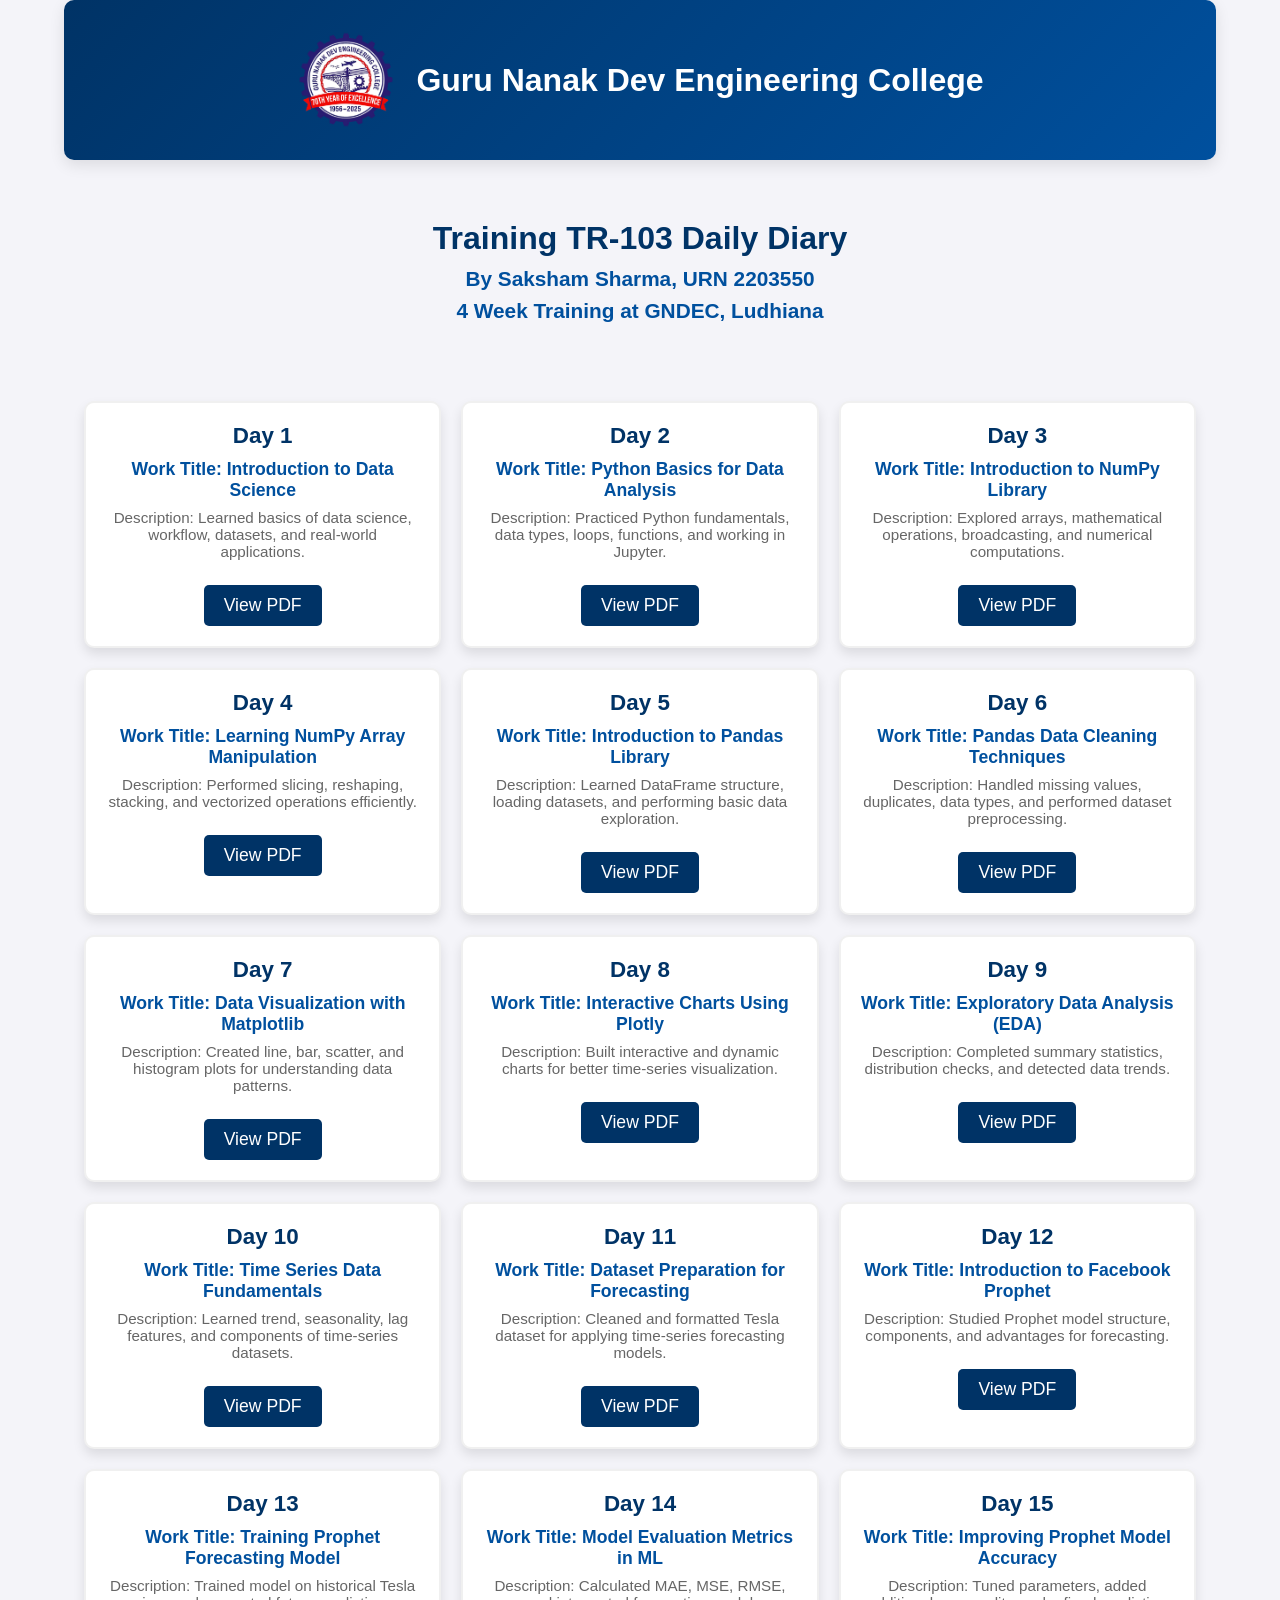
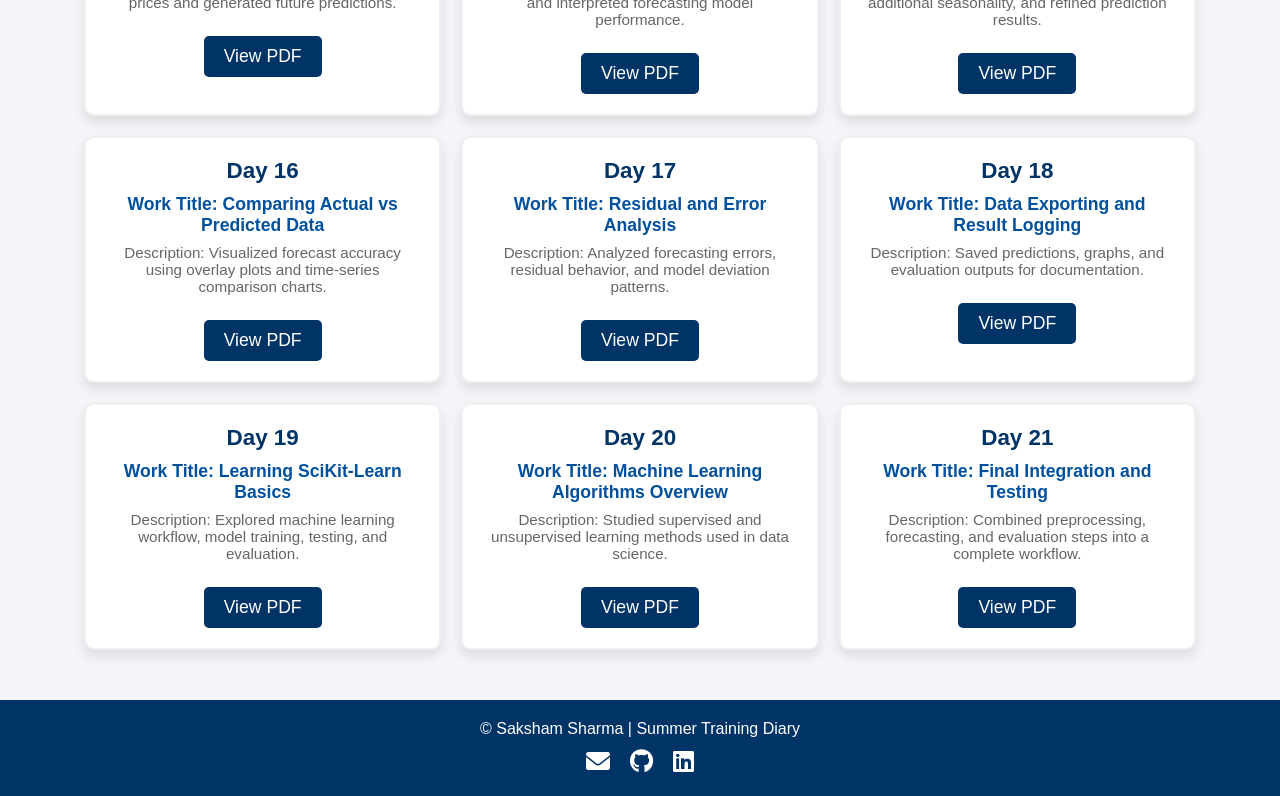
<file: index.html>
<!DOCTYPE html>
<html lang="en">
<head>
    <meta charset="UTF-8">
    <meta name="viewport" content="width=device-width, initial-scale=1.0">
    <title>Summer Training Daily Diary</title>
    <link rel="stylesheet" href="style.css">
    <link rel="stylesheet" href="https://cdnjs.cloudflare.com/ajax/libs/font-awesome/6.0.0-beta3/css/all.min.css">
</head>
<body>
    <header>
        <img src="logo.png" alt="College Logo" class="logo">
        <h1>Guru Nanak Dev Engineering College</h1>
    </header>

    <div class="training-info">
        <h2>Training TR-103 Daily Diary</h2>
        <p>By Saksham Sharma, URN 2203550</p>
        <p>4 Week Training at GNDEC, Ludhiana</p>
    </div>

    <main>
        <section class="entries-grid">
            <!-- Entries for all 21 days -->
            <div class="entry"><h3>Day 1</h3><h4>Work Title: Introduction to Data Science</h4>
                <p>Description: Learned basics of data science, workflow, datasets, and real-world applications.</p><a href="#" class="pdf-link" data-pdf="Day1.pdf">View PDF</a></div>

            <div class="entry"><h3>Day 2</h3><h4>Work Title: Python Basics for Data Analysis</h4>
                <p>Description: Practiced Python fundamentals, data types, loops, functions, and working in Jupyter.</p><a href="#" class="pdf-link" data-pdf="Day2.pdf">View PDF</a></div>

            <div class="entry"><h3>Day 3</h3><h4>Work Title: Introduction to NumPy Library</h4>
                <p>Description: Explored arrays, mathematical operations, broadcasting, and numerical computations.</p><a href="#" class="pdf-link" data-pdf="Day3.pdf">View PDF</a></div>

            <div class="entry"><h3>Day 4</h3><h4>Work Title: Learning NumPy Array Manipulation</h4>
                <p>Description: Performed slicing, reshaping, stacking, and vectorized operations efficiently.</p><a href="#" class="pdf-link" data-pdf="Day4.pdf">View PDF</a></div>

            <div class="entry"><h3>Day 5</h3><h4>Work Title: Introduction to Pandas Library</h4>
                <p>Description: Learned DataFrame structure, loading datasets, and performing basic data exploration.</p><a href="#" class="pdf-link" data-pdf="Day5.pdf">View PDF</a></div>

            <div class="entry"><h3>Day 6</h3><h4>Work Title: Pandas Data Cleaning Techniques</h4>
                <p>Description: Handled missing values, duplicates, data types, and performed dataset preprocessing.</p><a href="#" class="pdf-link" data-pdf="Day6.pdf">View PDF</a></div>

            <div class="entry"><h3>Day 7</h3><h4>Work Title: Data Visualization with Matplotlib</h4>
                <p>Description: Created line, bar, scatter, and histogram plots for understanding data patterns.</p><a href="#" class="pdf-link" data-pdf="Day7.pdf">View PDF</a></div>

            <div class="entry"><h3>Day 8</h3><h4>Work Title: Interactive Charts Using Plotly</h4>
                <p>Description: Built interactive and dynamic charts for better time-series visualization.</p><a href="#" class="pdf-link" data-pdf="Day8.pdf">View PDF</a></div>

            <div class="entry"><h3>Day 9</h3><h4>Work Title: Exploratory Data Analysis (EDA)</h4>
                <p>Description: Completed summary statistics, distribution checks, and detected data trends.</p><a href="#" class="pdf-link" data-pdf="Day9.pdf">View PDF</a></div>

            <div class="entry"><h3>Day 10</h3><h4>Work Title: Time Series Data Fundamentals</h4>
                <p>Description: Learned trend, seasonality, lag features, and components of time-series datasets.</p><a href="#" class="pdf-link" data-pdf="Day10.pdf">View PDF</a></div>

            <div class="entry"><h3>Day 11</h3><h4>Work Title: Dataset Preparation for Forecasting</h4>
                <p>Description: Cleaned and formatted Tesla dataset for applying time-series forecasting models.</p><a href="#" class="pdf-link" data-pdf="DAY11.pdf">View PDF</a></div>

            <div class="entry"><h3>Day 12</h3><h4>Work Title: Introduction to Facebook Prophet</h4>
                <p>Description: Studied Prophet model structure, components, and advantages for forecasting.</p><a href="#" class="pdf-link" data-pdf="DAY12.pdf">View PDF</a></div>

            <div class="entry"><h3>Day 13</h3><h4>Work Title: Training Prophet Forecasting Model</h4>
                <p>Description: Trained model on historical Tesla prices and generated future predictions.</p><a href="#" class="pdf-link" data-pdf="DAY13.pdf">View PDF</a></div>

            <div class="entry"><h3>Day 14</h3><h4>Work Title: Model Evaluation Metrics in ML</h4>
                <p>Description: Calculated MAE, MSE, RMSE, and interpreted forecasting model performance.</p><a href="#" class="pdf-link" data-pdf="DAY14.pdf">View PDF</a></div>

            <div class="entry"><h3>Day 15</h3><h4>Work Title: Improving Prophet Model Accuracy</h4>
                <p>Description: Tuned parameters, added additional seasonality, and refined prediction results.</p><a href="#" class="pdf-link" data-pdf="DAY15.pdf">View PDF</a></div>

            <div class="entry"><h3>Day 16</h3><h4>Work Title: Comparing Actual vs Predicted Data</h4>
                <p>Description: Visualized forecast accuracy using overlay plots and time-series comparison charts.</p><a href="#" class="pdf-link" data-pdf="DAY16.pdf">View PDF</a></div>

            <div class="entry"><h3>Day 17</h3><h4>Work Title: Residual and Error Analysis</h4>
                <p>Description: Analyzed forecasting errors, residual behavior, and model deviation patterns.</p><a href="#" class="pdf-link" data-pdf="DAY17.pdf">View PDF</a></div>

            <div class="entry"><h3>Day 18</h3><h4>Work Title: Data Exporting and Result Logging</h4>
                <p>Description: Saved predictions, graphs, and evaluation outputs for documentation.</p><a href="#" class="pdf-link" data-pdf="Day18.pdf">View PDF</a></div>

            <div class="entry"><h3>Day 19</h3><h4>Work Title: Learning SciKit-Learn Basics</h4>
                <p>Description: Explored machine learning workflow, model training, testing, and evaluation.</p><a href="#" class="pdf-link" data-pdf="Day19.pdf">View PDF</a></div>

            <div class="entry"><h3>Day 20</h3><h4>Work Title: Machine Learning Algorithms Overview</h4>
                <p>Description: Studied supervised and unsupervised learning methods used in data science.</p><a href="#" class="pdf-link" data-pdf="Day20.pdf">View PDF</a></div>

            <div class="entry"><h3>Day 21</h3><h4>Work Title: Final Integration and Testing</h4>
                <p>Description: Combined preprocessing, forecasting, and evaluation steps into a complete workflow.</p><a href="#" class="pdf-link" data-pdf="Day21.pdf">View PDF</a></div>
            
            <!-- Modal for displaying PDF -->
            <div id="pdfModal" class="modal">
                <div class="modal-content">
                    <iframe id="pdfViewer" src=""></iframe>
                    <div class="modal-buttons">
                        <button id="prevBtn">Previous</button>
                        <button id="closeBtn">Close</button>
                        <button id="nextBtn">Next</button>
                    </div>
                </div>
            </div>
        </section>
    </main>

    <footer>
        <p>&copy; Saksham Sharma | Summer Training Diary</p>
        <div class="social-links">
            <a href="mailto:saksham.amogh@gmail.com" target="_blank"><i class="fas fa-envelope"></i></a>
            <a href="https://github.com/Saksham300" target="_blank"><i class="fab fa-github"></i></a>
            <a href="https://www.linkedin.com/in/saksham-sharma-75835b252/" target="_blank"><i class="fab fa-linkedin"></i></a>
        </div>
    </footer>

    <script>
        // JavaScript for modal controls
        const modal = document.getElementById('pdfModal');
        const pdfViewer = document.getElementById('pdfViewer');
        const closeBtn = document.getElementById('closeBtn');
        const nextBtn = document.getElementById('nextBtn');
        const prevBtn = document.getElementById('prevBtn');
        let currentPdfIndex = 0;

        const pdfLinks = Array.from(document.querySelectorAll('.pdf-link')).map(link => link.getAttribute('data-pdf'));

        document.querySelectorAll('.pdf-link').forEach((link, index) => {
            link.addEventListener('click', (event) => {
                event.preventDefault();
                currentPdfIndex = index;
                openModal(pdfLinks[currentPdfIndex]);
            });
        });

        closeBtn.addEventListener('click', () => {
            closeModal();
        });

        nextBtn.addEventListener('click', () => {
            currentPdfIndex = (currentPdfIndex + 1) % pdfLinks.length;
            openModal(pdfLinks[currentPdfIndex]);
        });

        prevBtn.addEventListener('click', () => {
            currentPdfIndex = (currentPdfIndex - 1 + pdfLinks.length) % pdfLinks.length;
            openModal(pdfLinks[currentPdfIndex]);
        });

        function openModal(pdfUrl) {
            pdfViewer.src = pdfUrl;
            modal.style.display = 'flex';
        }

        function closeModal() {
            modal.style.display = 'none';
            pdfViewer.src = '';
        }
    </script>
</body>
</html>
</file>
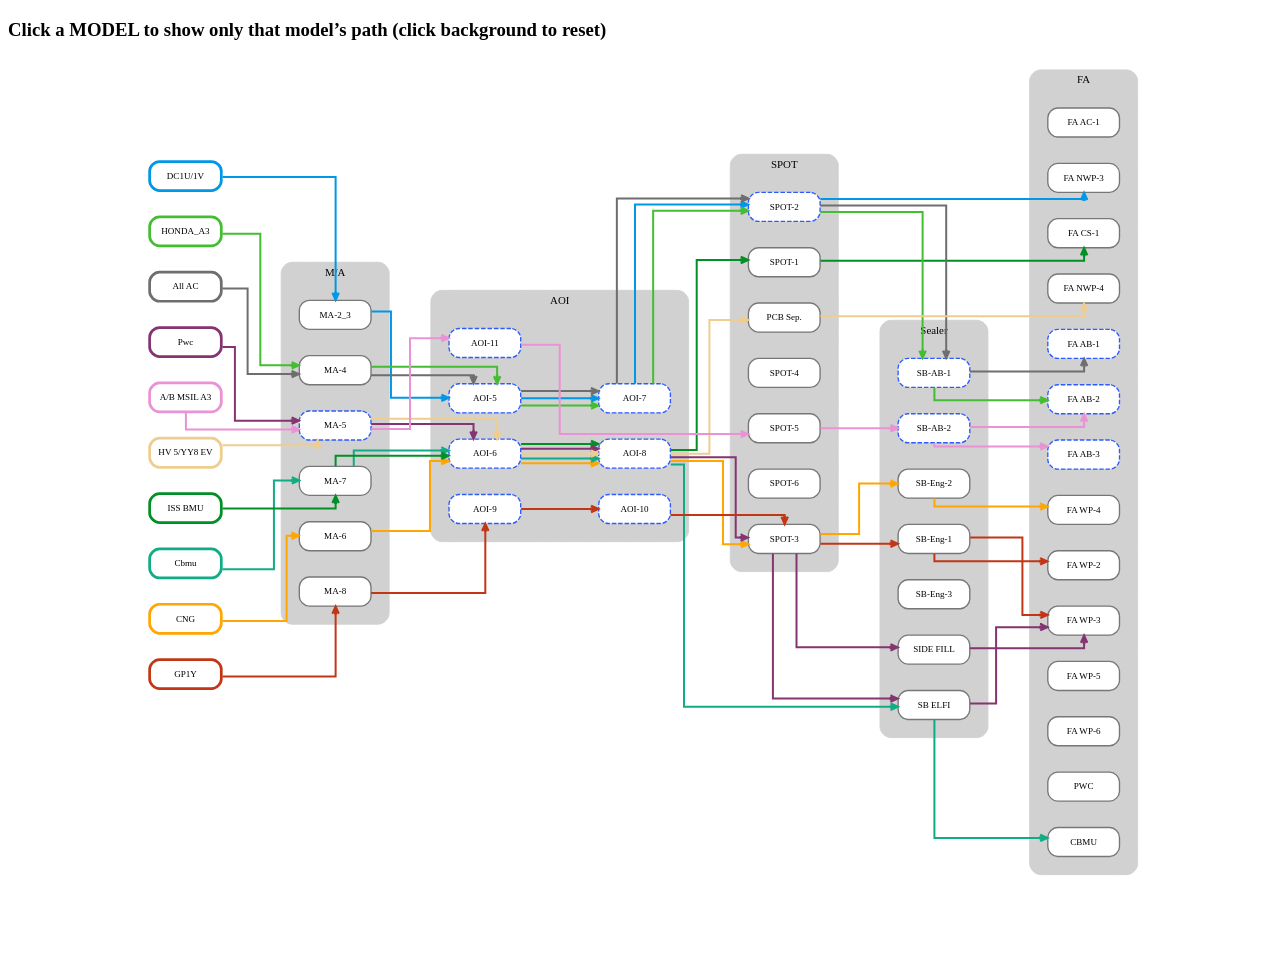
<file: viewer.html>
<!DOCTYPE html>
<html>
<head>
<meta charset="UTF-8">
<title>MFC – Model Click View</title>

<style>
  svg g.edge {
    transition: opacity 0.2s ease;
  }

  svg g.node {
    cursor: pointer;
  }
</style>
</head>

<body>

<h3>Click a MODEL to show only that model’s path (click background to reset)</h3>

<object id="mfc"
        type="image/svg+xml"
        data="test.svg"
        width="100%"
        height="900px">
</object>

<script>
document.getElementById("mfc").addEventListener("load", function () {
  const svg = this.contentDocument;

  const edges = svg.querySelectorAll("g.edge");
  const nodes = svg.querySelectorAll("g.node");

  nodes.forEach(node => {
    node.addEventListener("click", function (e) {
      e.stopPropagation();

      // Graphviz sets node name here
      const modelName = this.getAttribute("data-name");
      if (!modelName) return;

      // SAME sanitization logic as Python
      const modelId = modelName.replace(/[^a-zA-Z0-9]/g, "_");

      // Dim all edges
      edges.forEach(edge => {
        edge.style.opacity = "0.08";
      });

      // Highlight only edges of this model
      svg.querySelectorAll(`g.edge[model="${modelId}"]`)
         .forEach(edge => {
           edge.style.opacity = "1";
         });
    });
  });

  // Click on background resets everything
  svg.addEventListener("click", function () {
    edges.forEach(edge => {
      edge.style.opacity = "1";
    });
  });
});
</script>

</body>
</html>
</file>
<file: style.css>
/* Reset some default styles */
* {
    margin: 0;
    padding: 0;
    box-sizing: border-box;
}

body {
    font-family: 'Arial', sans-serif;
    background-color: #f4f4f9;
    color: #333;
    display: flex;
    flex-direction: column;
    align-items: center;
    padding-top: 20px;
}

header {
    text-align: center;
    padding: 30px;
    display: flex;
    align-items: center;
    justify-content: center;
    background: linear-gradient(135deg, #003366, #00509e);
    color: #fff;
    border-radius: 10px;
    box-shadow: 0 5px 15px rgba(0, 0, 0, 0.1);
    width: 90%;
    max-width: 1200px;
    margin-bottom: 30px;
}

.logo {
    width: 100px;
    margin-right: 20px;
    border-radius: 5px;
}

h1 {
    font-size: 2em;
    font-weight: bold;
    color: #fff;
}

/* Enhanced Training Info Styling */
.training-info {
    text-align: center;
    margin: 30px 0;
    color: #003366; /* Dark blue to align with the theme */
}

.training-info h2 {
    font-size: 2em; /* Larger font for title */
    font-weight: bold;
    color: #003366;
    margin-bottom: 10px;
}

.training-info p {
    font-size: 1.3em; /* Slightly larger font for details */
    font-weight: 600; /* Bold text for prominence */
    color: #00509e;
    margin: 8px 0; /* Consistent spacing between lines */
}

main {
    width: 90%;
    max-width: 1200px;
    padding: 20px;
}

.entries-grid {
    display: grid;
    grid-template-columns: repeat(3, 1fr);
    gap: 20px;
    margin-top: 20px;
}

.entry {
    background-color: #fff;
    padding: 20px;
    border-radius: 10px;
    box-shadow: 0 6px 12px rgba(0, 0, 0, 0.1);
    text-align: center;
    transition: transform 0.3s ease, box-shadow 0.3s ease;
    border: 2px solid #f0f0f0;
}

.entry:hover {
    transform: translateY(-5px);
    box-shadow: 0 8px 18px rgba(0, 0, 0, 0.2);
}

.entry h3 {
    font-size: 1.4em;
    color: #003366;
    margin-bottom: 10px;
}

.entry h4 {
    font-size: 1.1em;
    color: #00509e;
    margin-bottom: 8px;
}

.entry p {
    font-size: 0.95em;
    color: #666;
    margin-bottom: 15px;
}

.pdf-link {
    display: inline-block;
    margin-top: 10px;
    padding: 10px 20px;
    background-color: #003366;
    color: #fff;
    text-decoration: none;
    border-radius: 5px;
    font-size: 1.1em;
    transition: background-color 0.3s ease, transform 0.3s ease;
}

.pdf-link:hover {
    background-color: #00509e;
    transform: scale(1.05);
}

footer {
    text-align: center;
    padding: 20px;
    font-size: 1em;
    color: #fff;
    margin-top: 60px;
    background-color: #003366;
    width: 100%;
    /* Remove fixed positioning */
    position: relative;
}
/* Full-Screen Modal Styles */
.modal {
    display: none;
    position: fixed;
    top: 0;
    left: 0;
    width: 100%;
    height: 100%;
    background: rgba(0, 0, 0, 0.9);
    justify-content: center;
    align-items: center;
    z-index: 1000;
}
.modal-content {
    width: 100%;
    height: 100%;
    padding: 0;
    display: flex;
    flex-direction: column;
    align-items: center;
}
.modal-content iframe {
    width: 100%;
    height: 90%;
    border: none;
}
.modal-buttons {
    margin-top: 10px;
    text-align: center;
    width: 100%;
}
.modal-buttons button {
    margin: 5px;
    padding: 10px 20px;
    font-size: 16px;
}

/* Ensuring the footer stays at the bottom */
body, html {
    margin: 0;
    padding: 0;
    height: 100%;
    display: flex;
    flex-direction: column;
}
main {
    flex: 1; /* Ensures main content takes remaining height, pushing footer down */
}
footer {
    text-align: center;
    padding: 20px;
    background-color: #003366;
    color: #fff;
    width: 100%;
    margin-top: 30px;
}

.social-links {
    display: flex;
    justify-content: center;
    gap: 20px;
    margin-top: 10px;
}

.social-links a {
    color: #fff;
    font-size: 1.5em;
    transition: color 0.3s;
}

.social-links a:hover {
    color: #ffdd57; /* Subtle hover color for icons */
}
</file>
